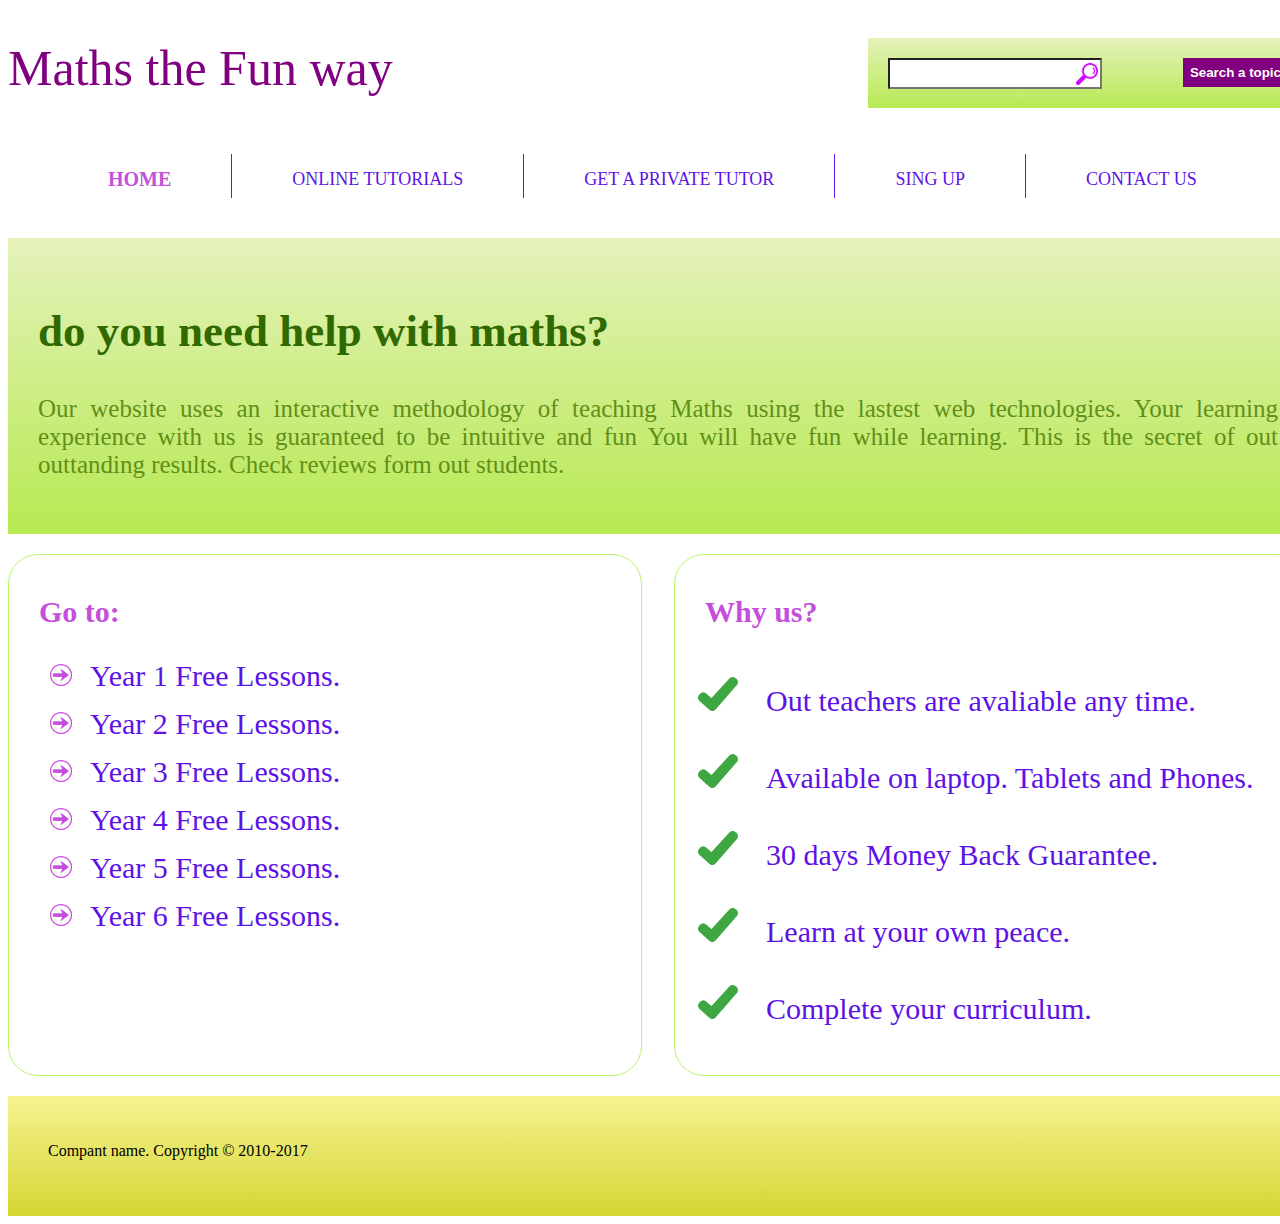
<file: 1.Math/Index.html>
<!DOCTYPE html>
<html>
    <head>
        <meta charset="utf-8">
        <title>Math Site Proyect</title>
        <meta name="viewport" content="width=device-width, initial-scale = 1.0, user-scalable=yes">
        <link rel="stylesheet" type="text/css" href="css/styling.css">
    </head>
    <body>
        <div id="container">
            <div id="header">
                <div id="pageTitle">
                    <h1><a href="#">Maths the Fun way</a></h1>
                </div>
                <div id="seachBox">
                    <form method="get">
                        <input type="text" class="searchText">
                        <input type="submit" value="Search a topic" class="submit">
                    </form>
                </div>
            </div>
            <div id="menu">
                <ul>
                    <li><a href="#" class="active">Home</a></li>
                    <li><a href="#">Online Tutorials</a></li>
                    <li><a href="#">Get a Private Tutor</a></li>
                    <li><a href="#">Sing up</a></li>
                    <li><a href="#">Contact us</a></li>
                </ul>
            </div>
            <div id="introduction">
                <h2>do you need help with maths?</h2>
                <p>Our website uses an interactive methodology of teaching Maths using the lastest web technologies. Your learning experience with us is guaranteed to be intuitive and fun You will have fun while learning. This is the secret of out outtanding results. Check reviews form out students.</p>
            </div>
            <div id="leftSideBar" class="sidebar">
                <h3>Go to:</h3>
                <ul>
                    <li><a href="#">Year 1 Free Lessons.</a></li>
                    <li><a href="#">Year 2 Free Lessons.</a></li>
                    <li><a href="#">Year 3 Free Lessons.</a></li>
                    <li><a href="#">Year 4 Free Lessons.</a></li>
                    <li><a href="#">Year 5 Free Lessons.</a></li>
                    <li><a href="#">Year 6 Free Lessons.</a></li>
                </ul>
            </div>
            <div id="rightSideBar" class="sidebar">
                <h3>Why us?</h3>
                <ul>
                    <li><a href="#">Out teachers are avaliable any time.</a></li>
                    <li><a href="#">Available on laptop. Tablets and Phones.</a></li>
                    <li><a href="#">30 days Money Back Guarantee.</a></li>
                    <li><a href="#">Learn at your own peace.</a></li>
                    <li><a href="#">Complete your curriculum.</a></li>
                </ul>
            </div>
            <div class="clear"></div>
            <div id="footer">
                <div><p>Compant name. Copyright &copy; 2010-2017</p></div>
            </div>
        </div>
    </body>
</html>
</file>
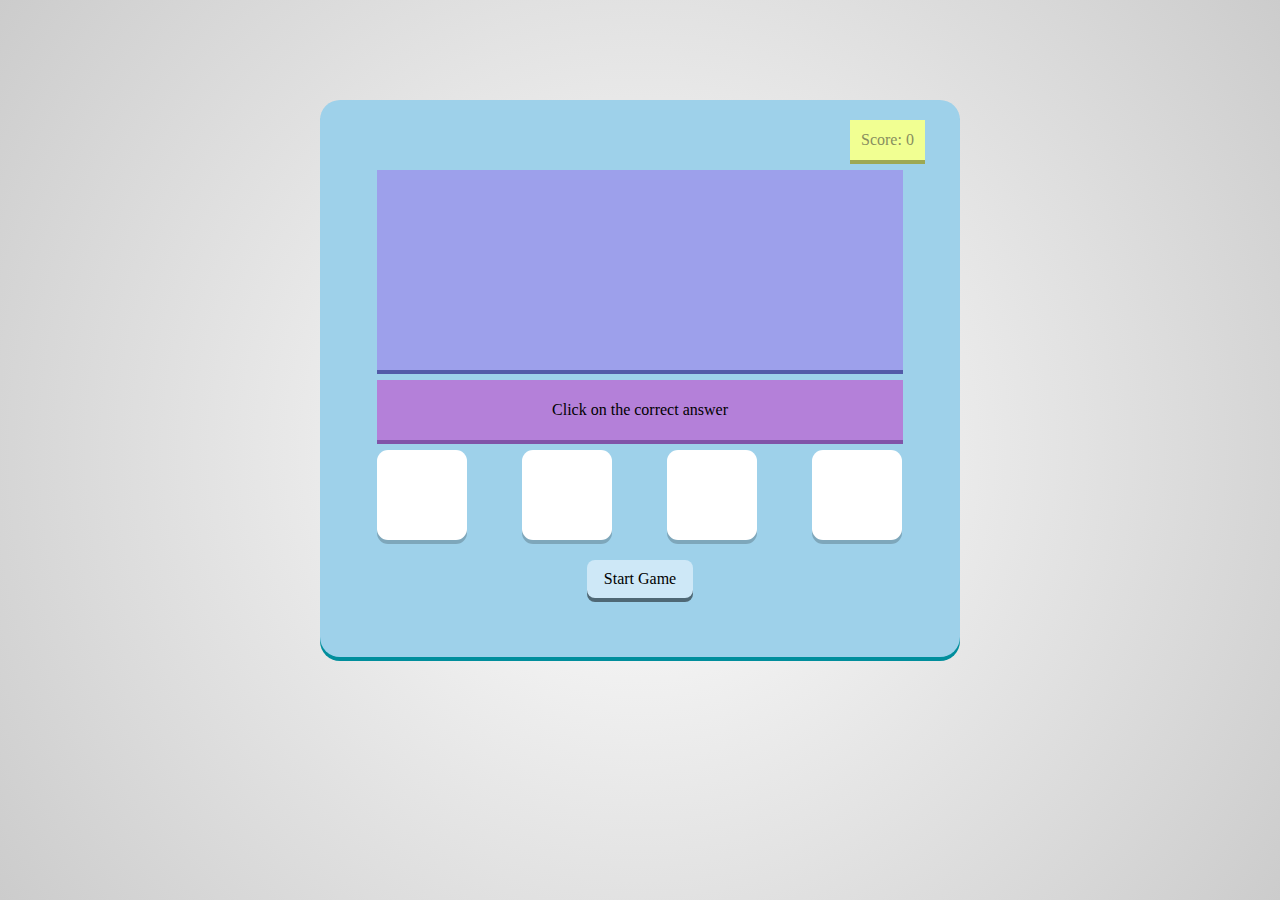
<file: 2.MathGame/Index.html>
<!DOCTYPE html>
<html>
    <head>
    <meta charset="uft-8">
    <meta name="viewport" content="width=device-width, initial-scale = 1.0, user-scalable=yes">
    <title>MathGame</title>

    <link rel="stylesheet" type="text/css" href="css/math.css">
    <script async type="text/javascript" src="js/math.js"></script>
</head>

<body>
    <div id="container">
        <div id="score">
            Score: <span id="scoreValue">0</span>
        </div>
        <div id="correct">
            Correct
        </div>
        <div id="wrong">
            Try Again
        </div>
        <div id="question"></div>
        <div id="instructions">
            Click on the correct answer
        </div>
        <div id="options">
            <div id="option_1" class="optionButton"></div>
            <div id="option_2" class="optionButton"></div>
            <div id="option_3" class="optionButton"></div>
            <div id="option_4" class="optionButton"></div>
        </div>
        <div id="startReset">Start Game</div>
        <div id="timer">Time remaining <span id="timeValue">30</span> sec</div>
        <div id="gameOver">
            <P>Game Over!</P>
            <p>Your score is <span id="finalScore">0</span>.</p>
        </div>
    </div>
</body>
</html>
</file>
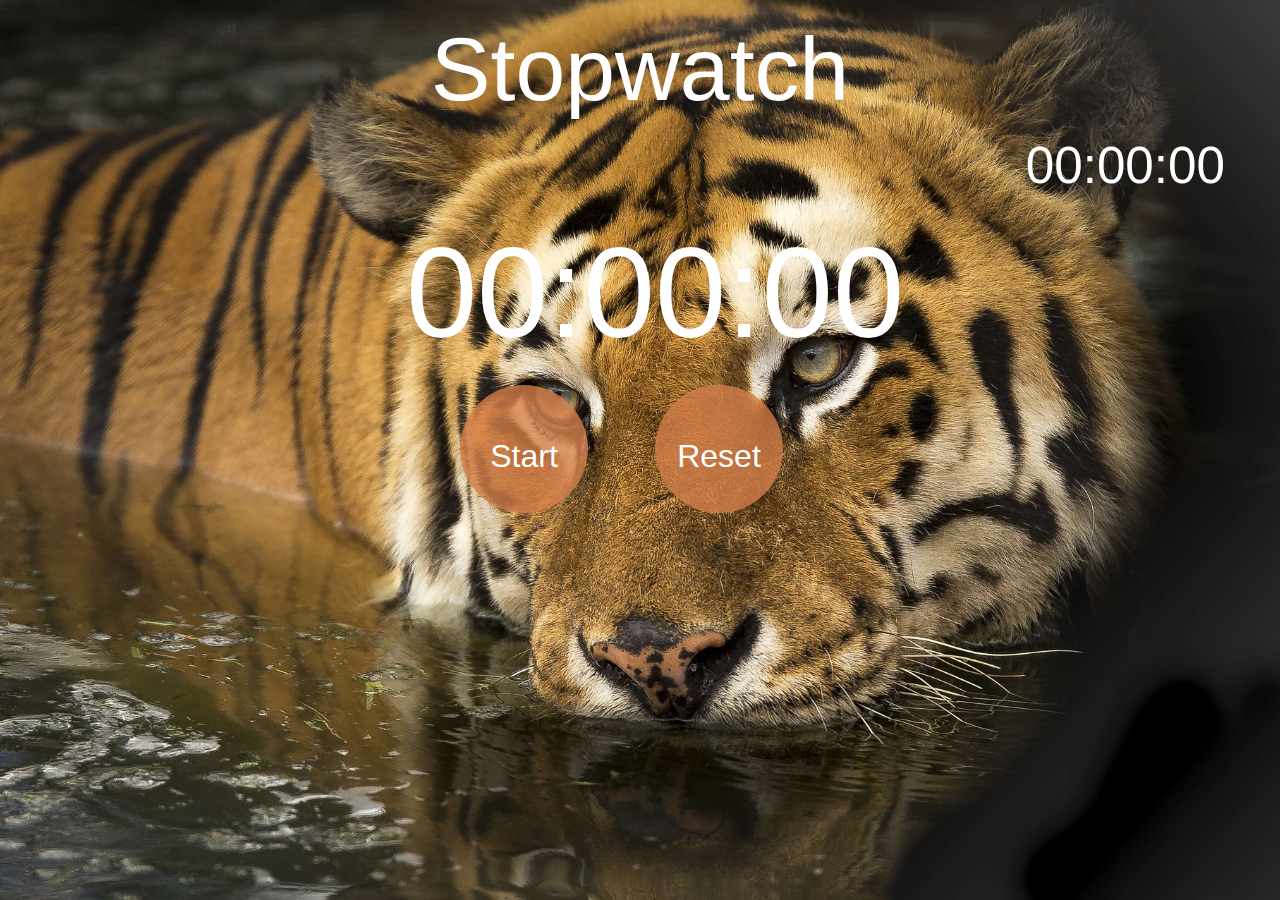
<file: 7.stop watch/index.html>
<!DOCTYPE html>
<html lang="en">
  <head>
    <meta charset="utf-8">
    <meta http-equiv="X-UA-Compatible" content="IE=edge">
    <meta name="viewport" content="width=device-width, initial-scale=1">
    <title>Stop Watch</title>

    <link href="css/bootstrap.min.css" rel="stylesheet">
    <link href="css/site.css" rel="stylesheet">

</head>

<body>
    <div class="container">
        <h1 id="header">Stopwatch</h1>

        <div id="lap" class="container"><span id="lapMinutes">00</span>:<span id="lapSeconds">00</span>:<span id="lapMiliseconds">00</span></div>
        <div id="time" class="container"><span id="timeMinutes">00</span>:<span id="timeSeconds">00</span>:<span id="timeMiliseconds">00</span></div>

        <div id="controlsContainer" class="row">
            <div class="col-xs-2 col-xs-offset-4">
                <div id="startButoon" class="control">Start</div>
                <div id="stopButton" class="control">Stop</div>
                <div id="resumeButton" class="control">Resume</div>
            </div>

            <div class="col-xs-2">
                <div id="lapButton" class="control">Lap</div>
                <div id="resetButton" class="control">Reset</div>
            </div>
        </div>
        <div id="laps">
        </div>
    </div>
    <!-- jQuery (necessary for Bootstrap's JavaScript plugins) -->
    <script src="https://ajax.googleapis.com/ajax/libs/jquery/1.12.4/jquery.min.js"></script>
    <!-- Include all compiled plugins (below), or include individual files as needed -->
    <script src="js/bootstrap.min.js"></script>
    <script src="js/stopwatch.js">
        
    </script>
</body>
</html>
</file>
<file: 1.Math/css/styling.css>
#container {
    width: 1300px;
/*    border: 1px solid black;*/
    margin: 0 auto;
}

h1 a{
    font-size: 50px;
    font-weight: 100;
    color: purple;
    text-decoration: none;
}



#seachBox {
    float: right;
    background: linear-gradient(#E4F2B9,#B7E953);
    -webkit-background: linear-gradient(#E4F2B9,#B7E953);
    -moz-background: linear-gradient(#E4F2B9,#B7E953);
    -op-background: linear-gradient(#E4F2B9,#B7E953);
    width: 400PX;
    height: 50PX;
    padding: 20px 20px 0 20px;
    margin-top: 20px;
}

#pageTitle {
    float: left;
}

#header{
    height:  100px;
    padding: 10px 0px;
    
}
.searchText {
    float: left;
    width: 200px;
    padding: 5px;
    font-size: 15px;
    color: orange;
    background: white url(../images/search_little.png);
    background-position: right center;
    background-repeat: no-repeat;
    border 1px solid #C8D83E;
}

.submit {
    float: right;
    padding: 7px;
    font-weight: bold;
    color:white;
    background: purple;
    border: none;
}

.clear{
    clear: both;
/*    border: 1px solid;*/
}

.tempBorder{
    border: 1px solid black;
}

#menu{
    height: 70px;
    padding: 10px 0px;
    background: linear-gradient(#F8F594,#D5D533)
       -webkit- background: linear-gradient(#F8F594,#D5D533)
       -moz- background: linear-gradient(#F8F594,#D5D533)
       -op- background: linear-gradient(#F8F594,#D5D533)
}

#menu ul{
    list-style: none;
/*    text-decoration: none;*/
}
#menu ul li{
    float: left;
    padding: 12px 60px;
    border-right: 1px solid #5d12e7;
    height: 20px;
}

#menu ul li:last-child{
    border-right: none;
}

#menu ul li a{
    text-decoration: none;
    text-transform: uppercase;
    font-size: 18px;
    color: #5d12e7;
    line-height: 26px;
    transition: font-size 1s ease, font-weight 0.5s, color 0.5s; 
}

#menu ul li a:hover, #menu ul li a.active{
    font-size: 20px;
    font-weight: bold;
    color: #C34FDB;
}

#introduction{
    background: linear-gradient(#E5F2BB,#B7E952);
    -webkit-background: linear-gradient(#E5F2BB,#B7E952);
    -moz-background: linear-gradient(#E5F2BB,#B7E952);
    -op-background: linear-gradient(#E5F2BB,#B7E952);
    padding: 30px;
    margin:  20px 0px
}

#introduction h2{
    font-size: 45px;
    color: #316901;
}

#introduction p{
    font-size: 25px;
    color: #628F19;
    text-align: justify;
}
.sidebar {
    height: 500px;
    width: 572px;
    border: 1px solid #BAF46F;
    border-radius: 30px;
    padding: 10px 30px;
}

.sidebar h3{
    color: #C34FDB;
    font-size: 30px;
}

#leftSideBar {
    float:left;
}

#rightSideBar {
    float: right;
}

.sidebar ul li a{
    text-decoration: none;
    font-size: 30px;
    color: #5d12e7;
    transition: font-size 1s ease, text-decoration 1s ease, color 1s ease;
}

.sidebar ul li a:hover, .sidebar ul li a.active {
    font-size: 33px;
    font-weight: bold;
    color: #C34FDB;   
}

#leftSideBar ul li{
    padding-bottom: 14px;
    padding-left: 11px;
    list-style-image: url(../images/arrow_little.png);
}

#rightSideBar ul li{
    padding: 18px 21px;
    list-style-image: url(../images/check_little.png);
}
#footer {
    height: 60px;
    background: linear-gradient(#F6F390,#D5D533);
    -webkit-background: linear-gradient(#F6F390,#D5D533);
    -moz-background: linear-gradient(#F6F390,#D5D533);
    -op-background: linear-gradient(#F6F390,#D5D533);
    padding: 30px 40px;
    margin-top: 20px;
}

body {
    font: Arial, Helvetica, sans-serif;
}
</file>
<file: 2.MathGame/css/math.css>
html{
    height: 100%;
    background: radial-gradient(circle, #fff,#ccc);
}


#container {
    background-color: #9ED1EA;
    width: 600px;
    height: 517px;
    margin: 100px auto;
    padding: 20px;
    border-radius: 20px;
    box-shadow: 0px 4px 0px 0px #008E9C;
    -webkit-box-shadow: 0px 4px 0px 0px #008E9C;
    box-shadow: 0px 4px 0px 0px #008E9C;
    position: relative;
}

#score {
    background-color: #F1FF92;
    color: #888E5F;
    padding: 11px;
    position: absolute;
    left: 530px;
    box-shadow: 0px 4px #9da853;
    -webkit-box-shadow: 0px 4px #9da853;
    -moz-box-shadow: 0px 4px #9da853;
}

#correct {
    left: 280px;
    position: absolute;
    background-color: #42e252;
    padding: 11px;
    color: white;
    display: none;
}

#wrong {
    position: absolute;
    left: 280px;
    padding: 11px;
    color: white;
    background-color: #de401a;
    display: none;
}

#question {
    margin: 50px auto 10px auto;
    background-color: #9DA0EB;
    width: 526px;
    height: 200px;
    left: 57px;
    box-shadow: 0px 4px #535aa8;
    -webkit-box-shadow: 0px 4px #535aa8;
    -moz-box-shadow: 0px 4px #535aa8;
    font-size: 140px;
    text-align: center;
    font-family: cursive, sans-serif;
    color: black;
}

#instructions {
    background-color: #B480D9;
    width: 526px;
    height: 60px;
    text-align: center;
    margin: 10px auto;
    box-shadow: 0px 4px #8153a8;
    -webkit-box-shadow: 0px 4px #8153a8;
    -moz-box-shadow: 0px 4px #8153a8;
    line-height: 60px;
}

#options {
    width: 526px;
    height: 100px;
/*    border: 1px solid black;*/
    margin: 0px auto 10px auto;
}

.optionButton {
    background-color: white;
    width: 90px;
    height: 90px;
    float: left;
    margin-right: 55px;
    border-radius: 11px;
    cursor: pointer;
    box-shadow: 0px 4px rgba(0,0,0,0.2);
    box-shadow: 0px 4px rgba(0-webkit-,0,0,0.2);
    box-shadow: 0px 4px rgba(0,0,0,0.2);
    text-align: center;
    line-height: 85px;
    position: relative;
    transition: all 0.8s;
    -webkit-transition: all 0.8s;
    -moz-transition: all 0.8s;
    -o-transition: all 0.8s;
    -ms-transition: all 0.8s;
}

.optionButton:hover, #StartReset:hover{
    background-color: #9C89F6;
    color:white;
    box-shadow: 0px 4px #6B54D3;    
    -webkit-box-shadow: 0px 4px #6B54D3;    
    box-shadow: 0px 4px #6B54D3;    
}

#option_4 {
    margin-right: 0px;
}

.optionButton:active, #StartReset:active{
    box-shadow: 0px 0px #6B54D3;
    -webkit-box-shadow: 0px 0px #6B54D3;
    -moz-box-shadow: 0px 0px #6B54D3;
    top: 4px;
}
#startReset {
    width: 86px;
    margin: 5px auto 0px auto;
    padding: 10px;
    text-align: center;
    background-color: #CEE8F7;
    border-radius: 8px;
    cursor: pointer;
    box-shadow: 0px 4px rgba(0,0,0,0.5);
    -webkit-box-shadow: 0px 4px rgba(0,0,0,0.5);
    -moz-box-shadow: 0px 4px rgba(0,0,0,0.5);
    transition: all 0.8s;
    -webkit-transition: all 0.8s;
    -moz-transition: all 0.8s;
    -o-transition: all 0.8s;
    -ms-transition: all 0.8s;
}

#timer {
    background-color: rgba(181, 235, 36, 0.8);
    color: #1E3500;
    padding: 11px;
    position: absolute;
    left: 456px;
    top: 459px;
    box-shadow: 0px 4px rgba(0, 0, 0, 0.2);
    -webkit-box-shadow: 0px 4px rgba(0, 0, 0, 0.2);
    -moz-box-shadow: 0px 4px rgba(0, 0, 0, 0.2);
    border-radius: 3px;
    display: none;
/*    font-style: oblique;*/
}

#gameOver {
    position: absolute;
    width: 596px;
    font-size: 50px;
    color: white;
    background: linear-gradient(orange,orangered);
    text-align: center;
    text-transform: uppercase;
    top: 100px;
    z-index: 10;
    display: none;
}
</file>
<file: 7.stop watch/css/site.css>
body {
    background: url(../images/tiger-2791980_1920.jpg) center center fixed;
    background-size: cover;
    color: white;
}

#header {
    text-align: center;
    font-size: 7vw;
}

#lap {
    text-align: right;
    font-size: 4vw;
}

#time {
    text-align: center;
    font-size: 10vw;
}

#controlsContainer {
    margin-bottom: 100px;

}

.control {
    color: white;
    background-color: rgba( 212, 126, 73, 0.791 );
    border-radius: 100%;
    height: 10vw;
    width: 10vw;
    text-align: center;
    padding: 30% 0;
    cursor: pointer;
    font-size: 2.5vw;
}

.control:active {
    background-color: white;
    color: #d7804e;
}

#laps {
    max-height: 270px;
    overflow-y: scroll;
}

#stopButoon,
#resumeButoon,
#lapButoon {
    display: none;
}

.lap{
    height: 50px;
    border-bottom: 1px solid white;
    margin: 50px;
}

.lapTittle{
    font-size: 1.5em;
    float: left;
}

.lapTime{
    font-size: 2em;
    float: right;
}

::-webkit-scrollbar {
    width: 12px;
}
 
::-webkit-scrollbar-track {
    -webkit-box-shadow: inset 0 0 6px rgb(255,255,255); 
    border-radius: 10px;
}
 
::-webkit-scrollbar-thumb {
    background-color: rgba( 212, 126, 73, 0.791 );
    border-radius: 10px;
    -webkit-box-shadow: inset 0 0 6px rgba( 0, 0, 0, 0.791 );
}
</file>
